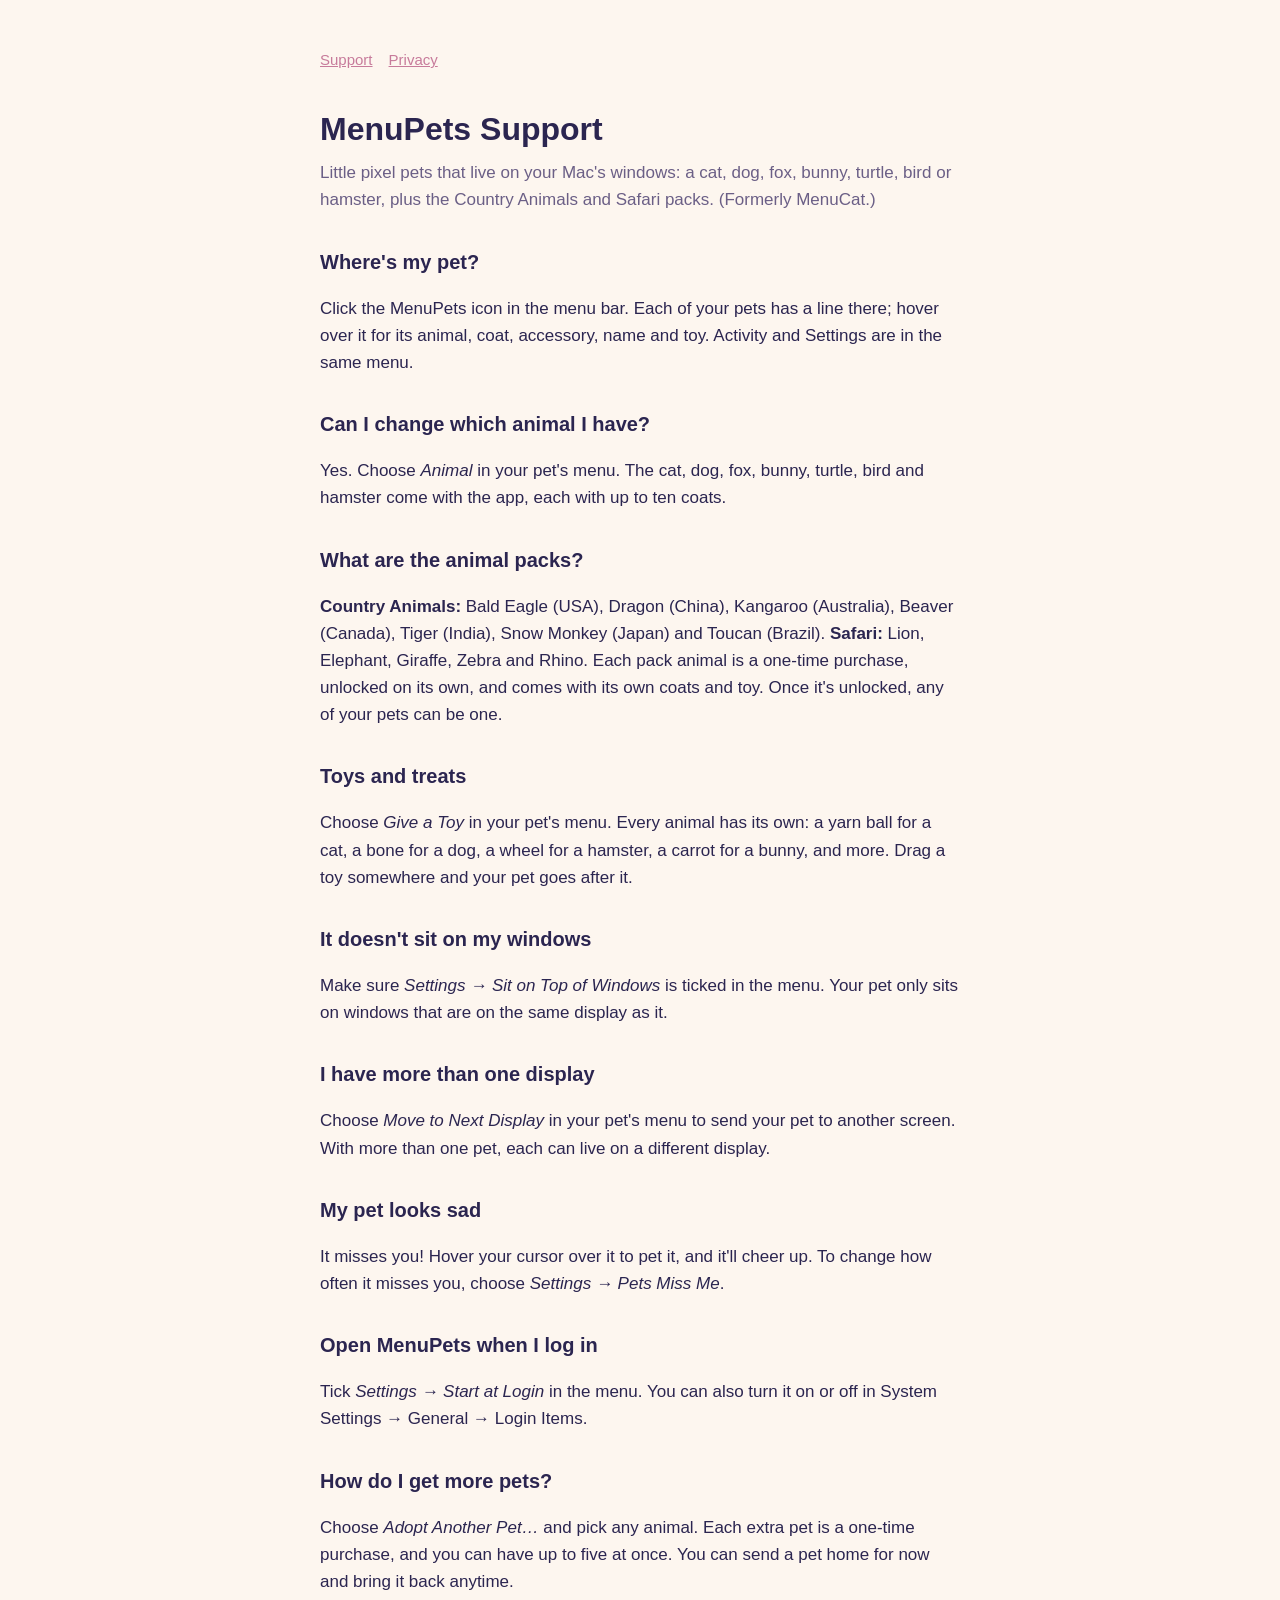
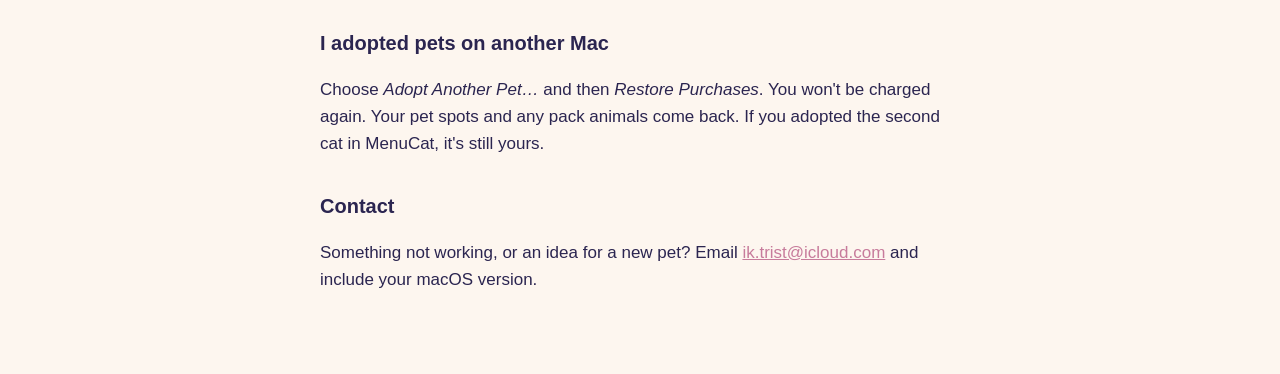
<file: index.html>
<!doctype html>
<html lang="en"><head><meta charset="utf-8"><meta name="viewport" content="width=device-width, initial-scale=1">
<title>MenuPets Support</title><link rel="stylesheet" href="style.css"></head>
<body><main>
<nav><a href="index.html">Support</a><a href="privacy.html">Privacy</a></nav>
<h1>MenuPets Support</h1>
<p class="sub">Little pixel pets that live on your Mac's windows: a cat, dog, fox, bunny, turtle, bird or hamster, plus the Country Animals and Safari packs. (Formerly MenuCat.)</p>

<h2>Where's my pet?</h2>
<p>Click the MenuPets icon in the menu bar. Each of your pets has a line there; hover over it for its animal, coat, accessory, name and toy. Activity and Settings are in the same menu.</p>

<h2>Can I change which animal I have?</h2>
<p>Yes. Choose <em>Animal</em> in your pet's menu. The cat, dog, fox, bunny, turtle, bird and hamster come with the app, each with up to ten coats.</p>

<h2>What are the animal packs?</h2>
<p><strong>Country Animals:</strong> Bald Eagle (USA), Dragon (China), Kangaroo (Australia), Beaver (Canada), Tiger (India), Snow Monkey (Japan) and Toucan (Brazil). <strong>Safari:</strong> Lion, Elephant, Giraffe, Zebra and Rhino. Each pack animal is a one-time purchase, unlocked on its own, and comes with its own coats and toy. Once it's unlocked, any of your pets can be one.</p>

<h2>Toys and treats</h2>
<p>Choose <em>Give a Toy</em> in your pet's menu. Every animal has its own: a yarn ball for a cat, a bone for a dog, a wheel for a hamster, a carrot for a bunny, and more. Drag a toy somewhere and your pet goes after it.</p>

<h2>It doesn't sit on my windows</h2>
<p>Make sure <em>Settings → Sit on Top of Windows</em> is ticked in the menu. Your pet only sits on windows that are on the same display as it.</p>

<h2>I have more than one display</h2>
<p>Choose <em>Move to Next Display</em> in your pet's menu to send your pet to another screen. With more than one pet, each can live on a different display.</p>

<h2>My pet looks sad</h2>
<p>It misses you! Hover your cursor over it to pet it, and it'll cheer up. To change how often it misses you, choose <em>Settings → Pets Miss Me</em>.</p>

<h2>Open MenuPets when I log in</h2>
<p>Tick <em>Settings → Start at Login</em> in the menu. You can also turn it on or off in System Settings → General → Login Items.</p>

<h2>How do I get more pets?</h2>
<p>Choose <em>Adopt Another Pet…</em> and pick any animal. Each extra pet is a one-time purchase, and you can have up to five at once. You can send a pet home for now and bring it back anytime.</p>

<h2>I adopted pets on another Mac</h2>
<p>Choose <em>Adopt Another Pet…</em> and then <em>Restore Purchases</em>. You won't be charged again. Your pet spots and any pack animals come back. If you adopted the second cat in MenuCat, it's still yours.</p>

<h2>Contact</h2>
<p>Something not working, or an idea for a new pet? Email <a href="mailto:ik.trist@icloud.com">ik.trist@icloud.com</a> and include your macOS version.</p>
</main></body></html>
</file>
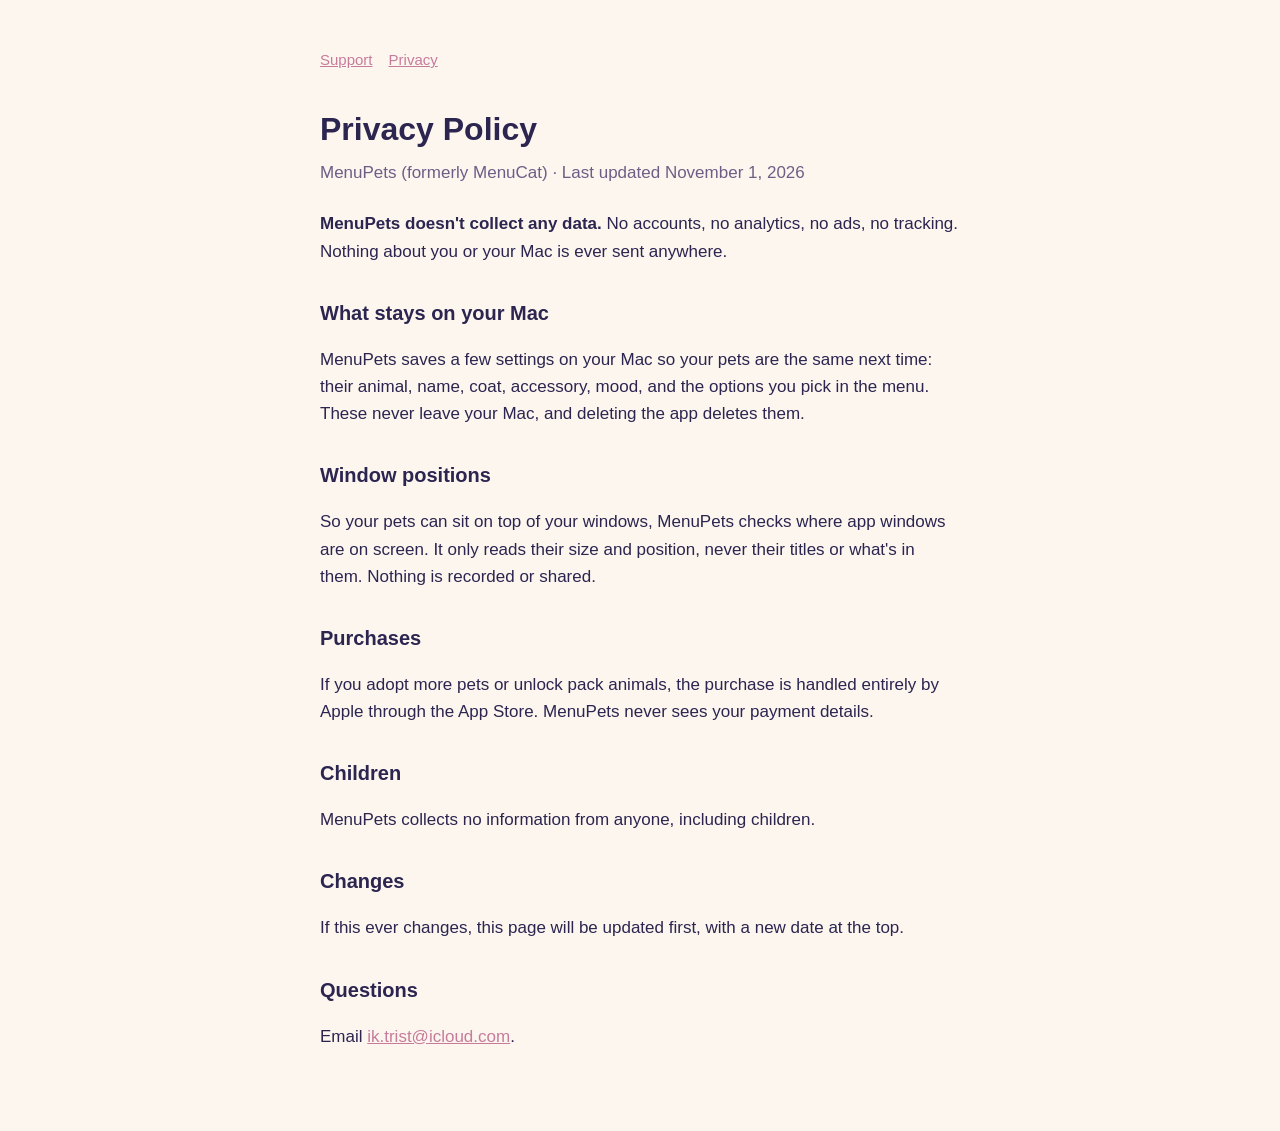
<file: privacy.html>
<!doctype html>
<html lang="en"><head><meta charset="utf-8"><meta name="viewport" content="width=device-width, initial-scale=1">
<title>MenuPets Privacy Policy</title><link rel="stylesheet" href="style.css"></head>
<body><main>
<nav><a href="index.html">Support</a><a href="privacy.html">Privacy</a></nav>
<h1>Privacy Policy</h1>
<p class="sub">MenuPets (formerly MenuCat) · Last updated November 1, 2026</p>

<p><strong>MenuPets doesn't collect any data.</strong> No accounts, no analytics, no ads, no tracking. Nothing about you or your Mac is ever sent anywhere.</p>

<h2>What stays on your Mac</h2>
<p>MenuPets saves a few settings on your Mac so your pets are the same next time: their animal, name, coat, accessory, mood, and the options you pick in the menu. These never leave your Mac, and deleting the app deletes them.</p>

<h2>Window positions</h2>
<p>So your pets can sit on top of your windows, MenuPets checks where app windows are on screen. It only reads their size and position, never their titles or what's in them. Nothing is recorded or shared.</p>

<h2>Purchases</h2>
<p>If you adopt more pets or unlock pack animals, the purchase is handled entirely by Apple through the App Store. MenuPets never sees your payment details.</p>

<h2>Children</h2>
<p>MenuPets collects no information from anyone, including children.</p>

<h2>Changes</h2>
<p>If this ever changes, this page will be updated first, with a new date at the top.</p>

<h2>Questions</h2>
<p>Email <a href="mailto:ik.trist@icloud.com">ik.trist@icloud.com</a>.</p>
</main></body></html>
</file>
<file: style.css>
:root { --bg: #fdf6ef; --ink: #2b2550; --soft: #6b5f86; --accent: #c77b9b; }
@media (prefers-color-scheme: dark) { :root { --bg: #1d1a2e; --ink: #f3ecf7; --soft: #b6abc8; --accent: #f6a77c; } }
body { margin: 0; background: var(--bg); color: var(--ink); font: 17px/1.6 -apple-system, BlinkMacSystemFont, "Helvetica Neue", sans-serif; }
main { max-width: 640px; margin: 0 auto; padding: 48px 16px 64px; }
h1 { font-size: 32px; margin: 0 0 4px; }
h2 { font-size: 20px; margin: 32px 0 8px; }
.sub { color: var(--soft); margin: 0 0 24px; }
a { color: var(--accent); }
nav { margin-bottom: 32px; font-size: 15px; }
nav a { margin-right: 16px; }
</file>
